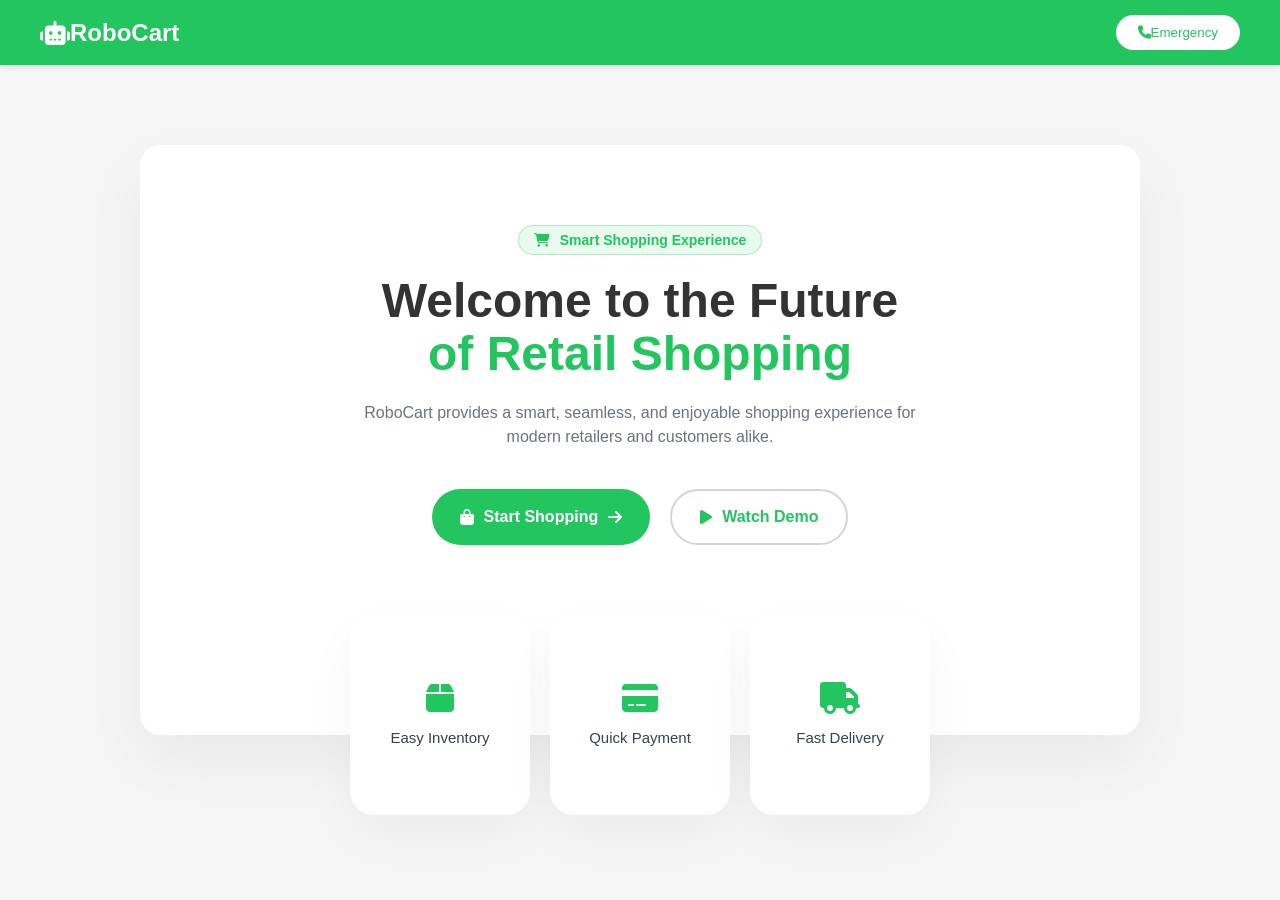
<file: welcome.html>
<!DOCTYPE html>
<html lang="en">
<head>
<meta charset="UTF-8">
<meta name="viewport" content="width=device-width, initial-scale=1.0">
<title>RoboCart Hero</title>
<link rel="stylesheet" href="https://cdnjs.cloudflare.com/ajax/libs/font-awesome/6.5.0/css/all.min.css">
<style>
  * { margin:0; padding:0; box-sizing:border-box; font-family: 'Segoe UI', sans-serif; transition: all 0.3s ease; }
  body { background:#f5f5f5; color:#333; }
  .navbar { display:flex; justify-content:space-between; align-items:center; padding:15px 40px; background:#22C55E; box-shadow:0 2px 5px rgba(0,0,0,0.1); position:sticky; top:0; z-index:100; }
  .navbar .logo { display:flex; align-items:center; font-weight:bold; color:#fff; font-size:24px; }
  .navbar .emergency-btn { background:#fff; color:#22C55E; border:none; padding:10px 22px; border-radius:50px; display:flex; align-items:center; cursor:pointer; transition: transform 0.6s ease; }
  .navbar .emergency-btn:hover { transform: scale(1.05); animation: pulse 2s infinite; }
  @keyframes pulse { 0%,100%{transform:scale(1);} 50%{transform:scale(1.1);} }
  .hero-container { max-width:1000px; width: 80%; margin:80px auto 150px; background:#fff; border-radius:20px; box-shadow:0 25px 60px rgba(0,0,0,0.05); padding:80px 30px 150px; text-align:center; position:relative; }
  .badge { display:inline-flex; align-items:center; gap:10px; background: rgba(34, 197, 94, 0.1); border:1px solid rgba(34, 197, 94,0.3); padding:6px 15px; border-radius:50px; font-weight:bold; color:#22C55E; margin-bottom:20px; font-size:14px; }
  .badge i { color:#22C55E; }
  .hero-container h1 { font-weight:800; font-size:48px; line-height:1.1; margin-bottom:20px; }
  .hero-container h1 span { color:#22C55E; display:block; }
  .hero-container p.subtext { color:#6b7280; margin-bottom:40px; font-size:16px; max-width:600px; margin-left:auto; margin-right:auto; line-height:1.5; }
  .hero-buttons { display:flex; justify-content:center; gap:20px; flex-wrap:wrap; margin-bottom:40px; }
  .btn-primary, .btn-secondary { display:flex; align-items:center; justify-content:center; gap:10px; padding:14px 28px; font-size:16px; border-radius:50px; cursor:pointer; font-weight:bold; transition: all 0.3s ease; min-height:56px; text-decoration:none; color:white; }
  .btn-primary { background:#22C55E; }
  .btn-primary:hover { transform:translateY(-3px); box-shadow:0 5px 15px rgba(34,197,94,0.4); }
  .btn-secondary { background:#fff; color:#22C55E; border:2px solid #d1d5db; }
  .btn-secondary:hover { transform:translateY(-3px); box-shadow:0 5px 15px rgba(34,197,94,0.2); }
  .feature-cards { position:absolute; bottom:-80px; left:50%; transform:translateX(-50%); display:flex; gap:20px; }
  .feature-card { background:#fff; border-radius:24px; width:180px; height:200px; box-shadow:0 20px 50px rgba(0,0,0,0.04); display:flex; flex-direction:column; align-items:center; justify-content:center; padding:20px; text-align:center; transition:all 0.3s; }
  .feature-card i { font-size:32px; color:#22C55E; margin-bottom:15px; }
  .feature-card p { font-size:15px; color:#374151; line-height:1.2; word-wrap:break-word; }
  .feature-card:hover { transform:translateY(-5px); box-shadow:0 25px 60px rgba(0,0,0,0.08); }
</style>
</head>
<body>

<div class="navbar">
  <div class="logo"><i class="fas fa-robot"></i> RoboCart</div>
  <button class="emergency-btn"><i class="fas fa-phone"></i> Emergency</button>
</div>

<div class="hero-container">
  <div class="badge"><i class="fas fa-shopping-cart"></i> Smart Shopping Experience</div>
  <h1>Welcome to the Future <span>of Retail Shopping</span></h1>
  <p class="subtext">RoboCart provides a smart, seamless, and enjoyable shopping experience for modern retailers and customers alike.</p>

  <div class="hero-buttons">
    <a href="/shop" class="btn-primary"><i class="fas fa-shopping-bag"></i> Start Shopping <i class="fas fa-arrow-right"></i></a>
    <button class="btn-secondary"><i class="fas fa-play"></i> Watch Demo</button>
  </div>

  <div class="feature-cards">
    <div class="feature-card"><i class="fas fa-box"></i><p>Easy Inventory</p></div>
    <div class="feature-card"><i class="fas fa-credit-card"></i><p>Quick Payment</p></div>
    <div class="feature-card"><i class="fas fa-truck"></i><p>Fast Delivery</p></div>
  </div>
</div>

</body>
</html>
</file>
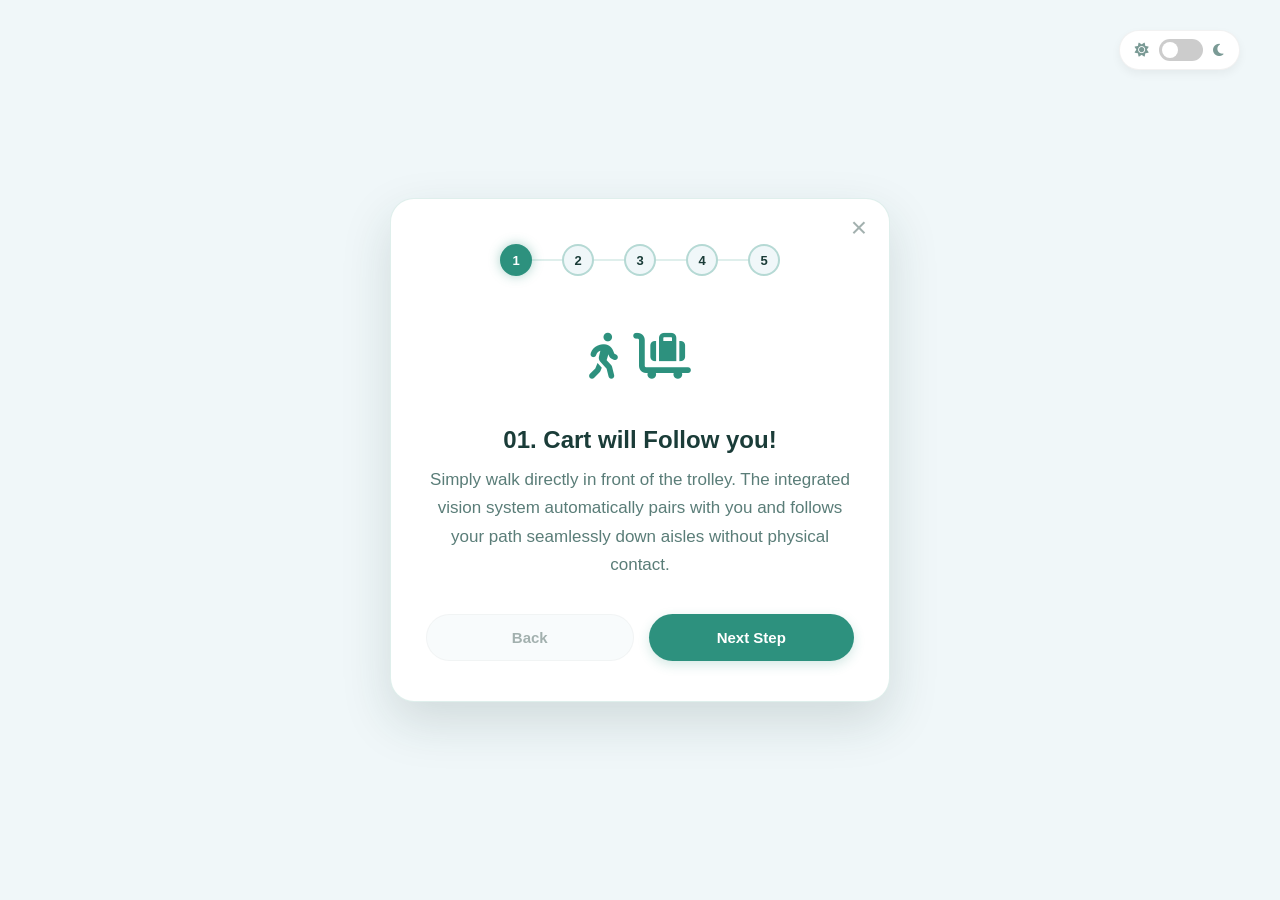
<file: templates/demo.html>
<!DOCTYPE html>
<html lang="en">
<head>
    <meta charset="UTF-8">
    <meta name="viewport" content="width=device-width, initial-scale=1.0, maximum-scale=1.0, user-scalable=no">
    <title>RoboCart | Interactive Demo Flow</title>
    <link href="https://cdnjs.cloudflare.com/ajax/libs/font-awesome/6.5.0/css/all.min.css" rel="stylesheet">
    <style>
        :root {
            --primary-green: #2d917e;
            --bg-main: #f0f7f9;
            --text-dark: #1a3c38;
            --card-bg: #ffffff;
            --font-size: 16px;
        }

        /* Dark Mode variables applied on body class toggle */
        body.dark-mode {
            --bg-main: #121212;
            --text-dark: #e0e0e0;
            --card-bg: #1e1e1e;
        }

        * {
            margin: 0;
            padding: 0;
            box-sizing: border-box;
        }

        html, body {
            width: 100%;
            height: 100%;
            overflow: hidden;
            background: var(--bg-main);
            font-family: 'Segoe UI', Tahoma, Geneva, Verdana, sans-serif;
            font-size: var(--font-size);
            transition: background 0.3s ease;
        }

        /* ================= MAIN INTERACTIVE LAYOUT ================= */
        .demo-layout-area {
            height: 100vh;
            display: flex;
            justify-content: center;
            align-items: center;
            padding: 20px;
        }

        .demo-modal-card {
            background: var(--card-bg);
            width: 100%;
            max-width: 500px;
            padding: 45px 35px 40px 35px;
            border-radius: 24px;
            box-shadow: 0 20px 50px rgba(26, 60, 56, 0.15);
            border: 1px solid rgba(45, 145, 126, 0.15);
            text-align: center;
            position: relative;
            animation: cardEntrance 0.6s cubic-bezier(0.34, 1.56, 0.64, 1) forwards;
            transition: all 0.3s ease;
        }

        /* Top Right Close Cross Button */
        .card-close-btn {
            position: absolute;
            top: 15px;
            right: 22px;
            background: transparent;
            border: none;
            font-size: 28px;
            line-height: 1;
            color: var(--text-dark);
            opacity: 0.4;
            cursor: pointer;
            transition: all 0.2s ease;
            z-index: 10;
        }

        .card-close-btn:hover {
            opacity: 1;
            color: #e11d48;
            transform: scale(1.1);
        }

        /* Progress Steps Dot Indicator Ring */
        .demo-progress-steps {
            display: flex;
            justify-content: space-between;
            max-width: 280px;
            margin: 0 auto 35px auto;
            position: relative;
        }

        .demo-progress-steps::before {
            content: '';
            position: absolute;
            top: 50%;
            left: 0;
            right: 0;
            height: 2px;
            background: rgba(45, 145, 126, 0.15);
            z-index: 1;
            transform: translateY(-50%);
        }

        .step-dot {
            position: relative;
            z-index: 2;
            width: 32px;
            height: 32px;
            background: var(--bg-main);
            border: 2px solid rgba(45, 145, 126, 0.3);
            color: var(--text-dark);
            border-radius: 50%;
            font-size: 13px;
            font-weight: 700;
            display: flex;
            align-items: center;
            justify-content: center;
            transition: all 0.3s ease;
            cursor: pointer;
        }

        .step-dot.active {
            background: var(--primary-green);
            border-color: var(--primary-green);
            color: white;
            box-shadow: 0 0 12px rgba(45, 145, 126, 0.4);
        }

        /* Slide Viewport Transitions */
        .demo-slide {
            display: none;
            min-height: 220px;
        }

        .demo-slide.active-slide {
            display: block;
            animation: slideReveal 0.4s ease-out forwards;
        }

        .demo-slide h3 {
            font-size: 24px;
            color: var(--text-dark);
            margin-bottom: 12px;
        }

        .demo-slide p {
            font-size: 17px;
            color: #5a7d78;
            line-height: 1.65;
        }

        body.dark-mode .demo-slide p {
            color: #aaa;
        }

        /* Icons & Micro-Animations */
        .demo-icon-wrapper {
            height: 90px;
            display: flex;
            justify-content: center;
            align-items: center;
            gap: 15px;
            margin-bottom: 25px;
        }

        .demo-icon-wrapper i {
            font-size: 46px;
            color: var(--primary-green);
        }

        .movement-anim {
            animation: driveCart 2.5s ease-in-out infinite alternate;
        }
        @keyframes driveCart {
            0% { transform: translateX(-15px); }
            100% { transform: translateX(15px); }
        }

        .phone-tilt {
            animation: steeringPhone 3s ease-in-out infinite;
        }
        @keyframes steeringPhone {
            0%, 100% { transform: rotate(0deg); }
            25% { transform: rotate(-25deg); }
            75% { transform: rotate(25deg); }
        }

        .scanner-laser {
            animation: flashScanner 1.5s ease-in-out infinite;
        }
        @keyframes flashScanner {
            0%, 100% { opacity: 0.5; filter: drop-shadow(0 0 0px transparent); }
            50% { opacity: 1; filter: drop-shadow(0 0 8px #e11d48); color: #e11d48; }
        }

        .alert-flash {
            animation: warnPulse 1s ease-in-out infinite alternate;
        }
        @keyframes warnPulse {
            from { transform: scale(1); color: var(--primary-green); }
            to { transform: scale(1.15); color: #d97706; }
        }

        .pulse-card {
            animation: cardSwipe 2s cubic-bezier(0.4, 0, 0.2, 1) infinite;
        }
        @keyframes cardSwipe {
            0%, 100% { transform: translateY(0); }
            50% { transform: translateY(-8px) rotate(-5deg); color: #2563eb; }
        }

        /* Navigation Buttons UI */
        .demo-navigation-controls {
            display: flex;
            justify-content: space-between;
            margin-top: 35px;
            gap: 15px;
        }

        .btn-demo-nav {
            padding: 14px 28px;
            border-radius: 50px;
            font-size: 15px;
            font-weight: 600;
            cursor: pointer;
            border: none;
            transition: all 0.2s ease;
            flex: 1;
        }

        .btn-demo-nav.primary {
            background: var(--primary-green);
            color: white;
            box-shadow: 0 4px 12px rgba(45, 145, 126, 0.2);
        }

        .btn-demo-nav.primary:hover {
            opacity: 0.9;
            transform: translateY(-2px);
            box-shadow: 0 6px 15px rgba(45, 145, 126, 0.3);
        }

        .btn-demo-nav.secondary {
            background: var(--bg-main);
            color: var(--text-dark);
            border: 1px solid rgba(0,0,0,0.08);
        }

        body.dark-mode .btn-demo-nav.secondary {
            background: #2d2d2d;
            color: #fff;
            border-color: #444;
        }

        .btn-demo-nav.secondary:hover:not(:disabled) {
            background: #e2e8f0;
        }

        .btn-demo-nav:disabled {
            opacity: 0.4;
            cursor: not-allowed;
            transform: none !important;
            box-shadow: none !important;
        }

        /* Keyframe Entrance and Sliding Animations */
        @keyframes cardEntrance {
            from { opacity: 0; transform: scale(0.95) translateY(30px); }
            to { opacity: 1; transform: scale(1) translateY(0); }
        }

        @keyframes slideReveal {
            from { opacity: 0; transform: translateX(20px); }
            to { opacity: 1; transform: translateX(0); }
        }

        /* ================= TOP TOGGLE THEME NAV ================= */
        .top-nav {
            position: absolute;
            top: 30px;
            right: 40px;
            display: flex;
            align-items: center;
            z-index: 100;
        }

        .theme-switch-wrapper {
            display: flex;
            align-items: center;
            gap: 10px;
            background: var(--card-bg);
            padding: 8px 15px;
            border-radius: 30px;
            box-shadow: 0 4px 10px rgba(0,0,0,0.05);
            border: 1px solid rgba(0,0,0,0.05);
        }

        .theme-switch-wrapper i {
            color: #7a9a95;
            font-size: 14px;
        }

        .theme-switch {
            position: relative;
            width: 44px;
            height: 22px;
        }

        .theme-switch input {
            opacity: 0;
            width: 0;
            height: 0;
        }

        .slider-round {
            position: absolute;
            cursor: pointer;
            top: 0; left: 0; right: 0; bottom: 0;
            background: #ccc;
            transition: .4s;
            border-radius: 34px;
        }

        .slider-round:before {
            content: "";
            position: absolute;
            height: 16px;
            width: 16px;
            left: 3px;
            bottom: 3px;
            background: white;
            border-radius: 50%;
            transition: .4s;
        }

        input:checked + .slider-round {
            background: var(--primary-green);
        }

        input:checked + .slider-round:before {
            transform: translateX(22px);
        }
    </style>
</head>
<body>

<div class="top-nav">
    <div class="theme-switch-wrapper">
        <i class="fas fa-sun"></i>
        <label class="theme-switch">
            <input type="checkbox" id="modeToggle">
            <span class="slider-round"></span>
        </label>
        <i class="fas fa-moon"></i>
    </div>
</div>

<main class="demo-layout-area">
    <div class="demo-modal-card" id="demoCard">
        
        <button class="card-close-btn" id="exitDemoBtn" title="Exit Demo">&times;</button>
        
        <div class="demo-progress-steps" id="progressWrapper">
            <div class="step-dot active" data-target="0">1</div>
            <div class="step-dot" data-target="1">2</div>
            <div class="step-dot" data-target="2">3</div>
            <div class="step-dot" data-target="3">4</div>
            <div class="step-dot" data-target="4">5</div>
        </div>

        <div class="demo-slide active-slide" data-slide="0">
            <div class="demo-icon-wrapper">
                <i class="fas fa-person-walking fa-bounce" style="--fa-animation-duration: 2s;"></i>
                <i class="fas fa-cart-flatbed-suitcase movement-anim"></i>
            </div>
            <h3>01. Cart will Follow you!</h3>
            <p>Simply walk directly in front of the trolley. The integrated vision system automatically pairs with you and follows your path seamlessly down aisles without physical contact.</p>
        </div>

        <div class="demo-slide" data-slide="1">
            <div class="demo-icon-wrapper">
                <i class="fas fa-mobile-screen-button phone-tilt"></i>
                <i class="fas fa-gamepad"></i>
            </div>
            <h3>02. Manual Control Mode</h3>
            <p>Take manual command at any moment. Your personal phone serves as a localized remote control layout, letting you steer and position the cart exactly where you need it.</p>
        </div>

        <div class="demo-slide" data-slide="2">
            <div class="demo-icon-wrapper">
                <i class="fas fa-barcode scanner-laser"></i>
                <i class="fas fa-apple-whole"></i>
            </div>
            <h3>03. Smart Product Detection</h3>
            <p>Ready to Start Shopping? Hold any Product's barcode in front of the scanner mounted right near the trolley handle. Products log into your database itemized receipt in real-time.</p>
        </div>

        <div class="demo-slide" data-slide="3">
            <div class="demo-icon-wrapper">
                <i class="fas fa-triangle-exclamation alert-flash"></i>
                <i class="fas fa-basket-shopping"></i>
            </div>
            <h3>04. Automated Cart Verification</h3>
            <p>Every product must be scanned! If an item is dropped into the basket without verification, it will flag the addition and a popup will appear on the display screen.</p>
        </div>

        <div class="demo-slide" data-slide="4">
            <div class="demo-icon-wrapper">
                <i class="fas fa-credit-card pulse-card"></i>
                <i class="fas fa-circle-check" style="color: #10b981;"></i>
            </div>
            <h3>05. Payment on Dashboard</h3>
            <p>Skip the old checkout counters completely. Finalize transactions securely directly through dashboard using digital payment methods.</p>
        </div>

        <div class="demo-slide" id="exitedStateSlide">
            <div class="demo-icon-wrapper">
                <i class="fas fa-circle-xmark" style="color: #e11d48;"></i>
            </div>
            <h3>Demo Exited</h3>
            <p>You have successfully closed the live simulator dashboard.</p>
        </div>

        <div class="demo-navigation-controls" id="controlsWrapper">
            <button class="btn-demo-nav secondary" id="prevDemoBtn" disabled>Back</button>
            <button class="btn-demo-nav primary" id="nextDemoBtn">Next Step</button>
        </div>
    </div>
</main>

<script>
document.addEventListener('DOMContentLoaded', () => {
    const nextBtn = document.getElementById('nextDemoBtn');
    const prevBtn = document.getElementById('prevDemoBtn');
    const exitBtn = document.getElementById('exitDemoBtn');
    
    const progressWrapper = document.getElementById('progressWrapper');
    const controlsWrapper = document.getElementById('controlsWrapper');
    const exitedStateSlide = document.getElementById('exitedStateSlide');
    
    const slides = document.querySelectorAll('.demo-slide:not(#exitedStateSlide)');
    const dots = document.querySelectorAll('.step-dot');
    
    let activeIndex = 0;
    const maxSteps = slides.length;
    let isExited = false;

    // Next Button Functionality
    nextBtn.addEventListener('click', () => {
        if (isExited) {
            // Act as a restart button when in exited state
            isExited = false;
            activeIndex = 0;
            progressWrapper.style.display = 'flex';
            controlsWrapper.style.display = 'flex';
            exitBtn.style.display = 'block';
            exitedStateSlide.classList.remove('active-slide');
            updateSlideUI();
            return;
        }

        if (activeIndex < maxSteps - 1) {
            activeIndex++;
            updateSlideUI();
        } else {
            activeIndex = 0;
            updateSlideUI();
        }
    });

    // Back Button Functionality
    prevBtn.addEventListener('click', () => {
        if (activeIndex > 0 && !isExited) {
            activeIndex--;
            updateSlideUI();
        }
    });

    // Close Button Handling (Exit State)
    exitBtn.addEventListener('click', () => {
        window.location.href = "{{ url_for('home') }}"; 
    });

    // Directly click navigation progress indicator steps
    dots.forEach((dot, index) => {
        dot.addEventListener('click', () => {
            if (!isExited) {
                activeIndex = index;
                updateSlideUI();
            }
        });
    });

    function updateSlideUI() {
        // Ensure regular nav layout buttons are visible
        prevBtn.style.display = 'block';

        slides.forEach((slide, idx) => {
            slide.classList.toggle('active-slide', idx === activeIndex);
        });

        dots.forEach((dot, idx) => {
            dot.classList.toggle('active', idx === activeIndex);
        });

        prevBtn.disabled = (activeIndex === 0);
        
        if (activeIndex === maxSteps - 1) {
            nextBtn.innerHTML = 'Restart Demo <i class="fas fa-rotate-right" style="margin-left: 5px; font-size:13px;"></i>';
        } else {
            nextBtn.innerHTML = 'Next Step';
        }
    }

    // Independent Dark Mode Switcher Handler
    const modeToggle = document.getElementById('modeToggle');
    modeToggle.addEventListener('change', function() {
        document.body.classList.toggle('dark-mode', this.checked);
    });
});
</script>
</body>
</html>
</file>
